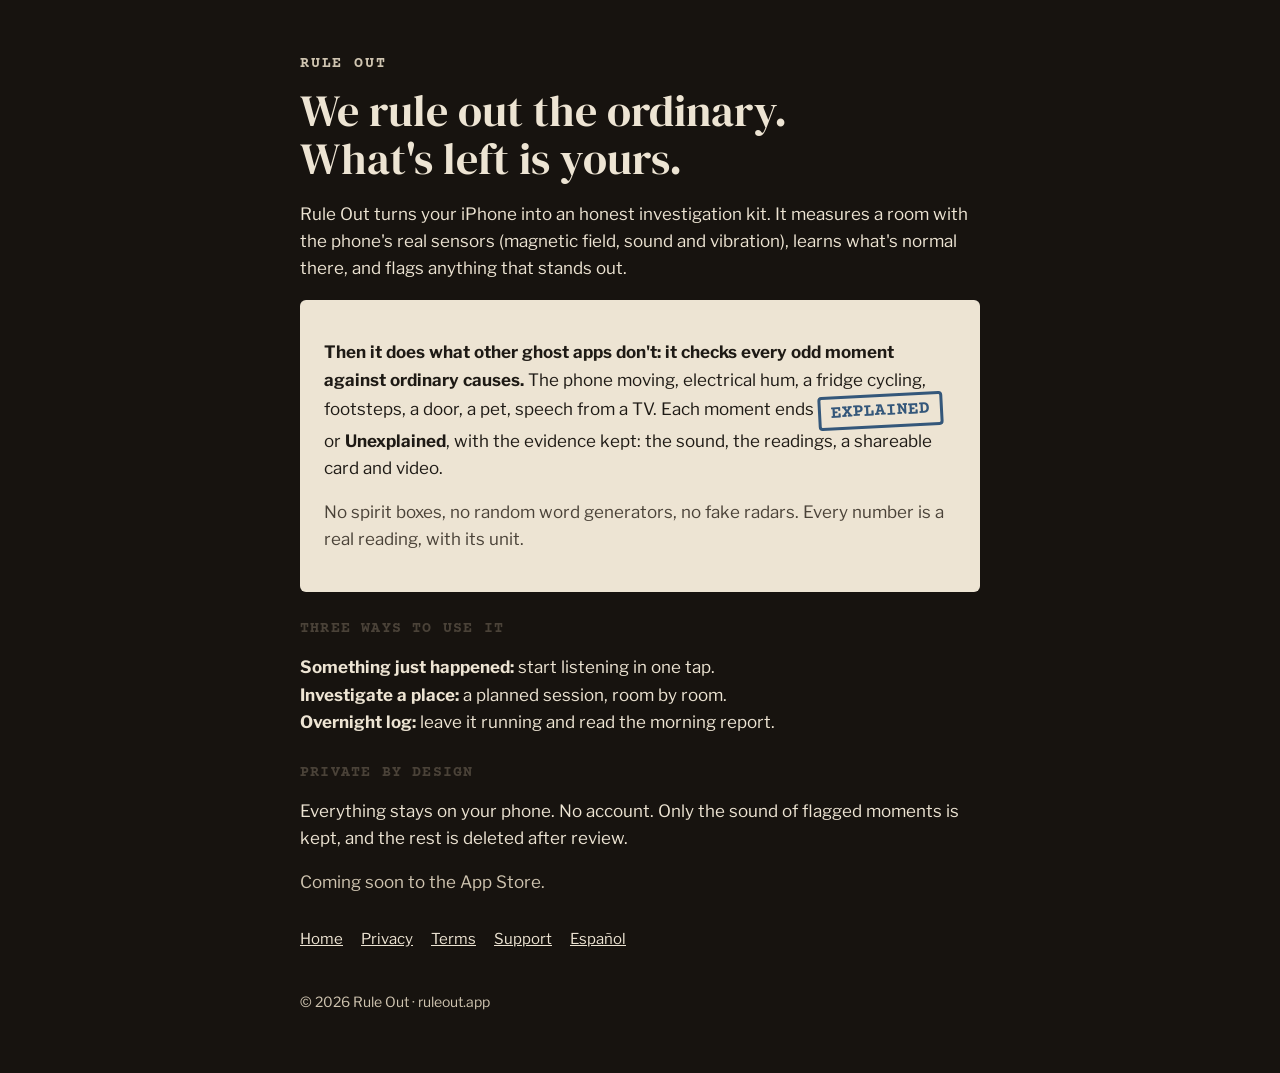
<file: index.html>
<!doctype html><html lang="en"><head><meta charset="utf-8"><meta name="viewport" content="width=device-width,initial-scale=1">
<title>Rule Out: an honest ghost hunting kit</title><link rel="icon" type="image/png" href="/favicon.png"><link rel="apple-touch-icon" href="/apple-touch-icon.png"><meta name="description" content="Rule Out measures a room with your iPhone's real sensors, checks every odd moment against ordinary causes, and keeps what's left."><meta property="og:title" content="Rule Out: an honest ghost hunting kit"><meta property="og:description" content="Rule Out measures a room with your iPhone's real sensors, checks every odd moment against ordinary causes, and keeps what's left."><meta property="og:image" content="https://ruleout.app/og-image.png"><meta property="og:image:width" content="1200"><meta property="og:image:height" content="630"><meta property="og:type" content="website"><meta name="twitter:card" content="summary_large_image"><link rel="preconnect" href="https://fonts.googleapis.com"><link href="https://fonts.googleapis.com/css2?family=Courier+Prime:wght@700&family=DM+Serif+Display&family=Libre+Franklin:wght@400;700&display=swap" rel="stylesheet"><link rel="stylesheet" href="style.css"></head>
<body><main><p class="brand">RULE OUT</p><h1>We rule out the ordinary.<br>What's left is yours.</h1>
<p>Rule Out turns your iPhone into an honest investigation kit. It measures a room with the phone's real sensors (magnetic field, sound and vibration), learns what's normal there, and flags anything that stands out.</p>
<div class="card"><p><strong>Then it does what other ghost apps don't: it checks every odd moment against ordinary causes.</strong> The phone moving, electrical hum, a fridge cycling, footsteps, a door, a pet, speech from a TV. Each moment ends <span class="stamp">EXPLAINED</span> or <strong>Unexplained</strong>, with the evidence kept: the sound, the readings, a shareable card and video.</p>
<p class="muted">No spirit boxes, no random word generators, no fake radars. Every number is a real reading, with its unit.</p></div>
<h2>THREE WAYS TO USE IT</h2><p><strong>Something just happened:</strong> start listening in one tap.<br><strong>Investigate a place:</strong> a planned session, room by room.<br><strong>Overnight log:</strong> leave it running and read the morning report.</p>
<h2>PRIVATE BY DESIGN</h2><p>Everything stays on your phone. No account. Only the sound of flagged moments is kept, and the rest is deleted after review.</p>
<p class="muted">Coming soon to the App Store.</p><nav><a href="">Home</a> <a href="privacy/">Privacy</a> <a href="terms/">Terms</a> <a href="support/">Support</a> <a href="/es/">Español</a></nav><footer>© 2026 Rule Out · ruleout.app</footer></main></body></html>
</file>
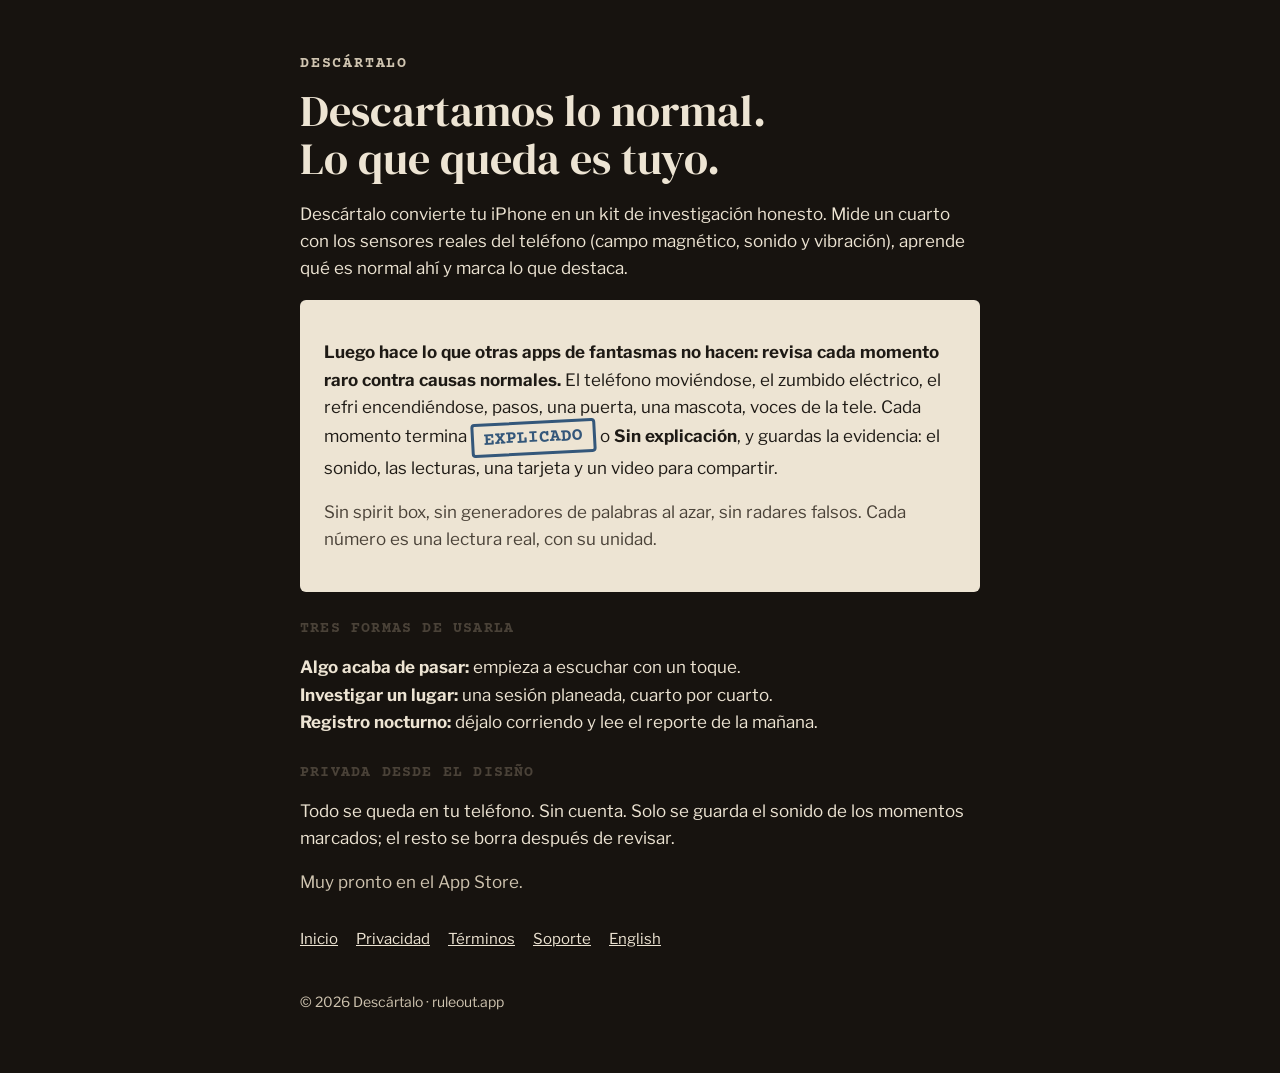
<file: es/index.html>
<!doctype html><html lang="es"><head><meta charset="utf-8"><meta name="viewport" content="width=device-width,initial-scale=1">
<title>Descártalo: un kit honesto para cazar fantasmas</title><link rel="icon" type="image/png" href="/favicon.png"><link rel="apple-touch-icon" href="/apple-touch-icon.png"><meta name="description" content="Descártalo mide un cuarto con los sensores reales de tu iPhone, revisa cada momento raro contra causas normales y guarda lo que queda."><meta property="og:title" content="Descártalo: un kit honesto para cazar fantasmas"><meta property="og:description" content="Descártalo mide un cuarto con los sensores reales de tu iPhone, revisa cada momento raro contra causas normales y guarda lo que queda."><meta property="og:image" content="https://ruleout.app/es/og-image.png"><meta property="og:image:width" content="1200"><meta property="og:image:height" content="630"><meta property="og:type" content="website"><meta name="twitter:card" content="summary_large_image"><link rel="preconnect" href="https://fonts.googleapis.com"><link href="https://fonts.googleapis.com/css2?family=Courier+Prime:wght@700&family=DM+Serif+Display&family=Libre+Franklin:wght@400;700&display=swap" rel="stylesheet"><link rel="stylesheet" href="../style.css"></head>
<body><main><p class="brand">DESCÁRTALO</p><h1>Descartamos lo normal.<br>Lo que queda es tuyo.</h1>
<p>Descártalo convierte tu iPhone en un kit de investigación honesto. Mide un cuarto con los sensores reales del teléfono (campo magnético, sonido y vibración), aprende qué es normal ahí y marca lo que destaca.</p>
<div class="card"><p><strong>Luego hace lo que otras apps de fantasmas no hacen: revisa cada momento raro contra causas normales.</strong> El teléfono moviéndose, el zumbido eléctrico, el refri encendiéndose, pasos, una puerta, una mascota, voces de la tele. Cada momento termina <span class="stamp">EXPLICADO</span> o <strong>Sin explicación</strong>, y guardas la evidencia: el sonido, las lecturas, una tarjeta y un video para compartir.</p>
<p class="muted">Sin spirit box, sin generadores de palabras al azar, sin radares falsos. Cada número es una lectura real, con su unidad.</p></div>
<h2>TRES FORMAS DE USARLA</h2><p><strong>Algo acaba de pasar:</strong> empieza a escuchar con un toque.<br><strong>Investigar un lugar:</strong> una sesión planeada, cuarto por cuarto.<br><strong>Registro nocturno:</strong> déjalo corriendo y lee el reporte de la mañana.</p>
<h2>PRIVADA DESDE EL DISEÑO</h2><p>Todo se queda en tu teléfono. Sin cuenta. Solo se guarda el sonido de los momentos marcados; el resto se borra después de revisar.</p>
<p class="muted">Muy pronto en el App Store.</p><nav><a href="../es/">Inicio</a> <a href="../es/privacy/">Privacidad</a> <a href="../es/terms/">Términos</a> <a href="../es/support/">Soporte</a> <a href="/">English</a></nav><footer>© 2026 Descártalo · ruleout.app</footer></main></body></html>
</file>
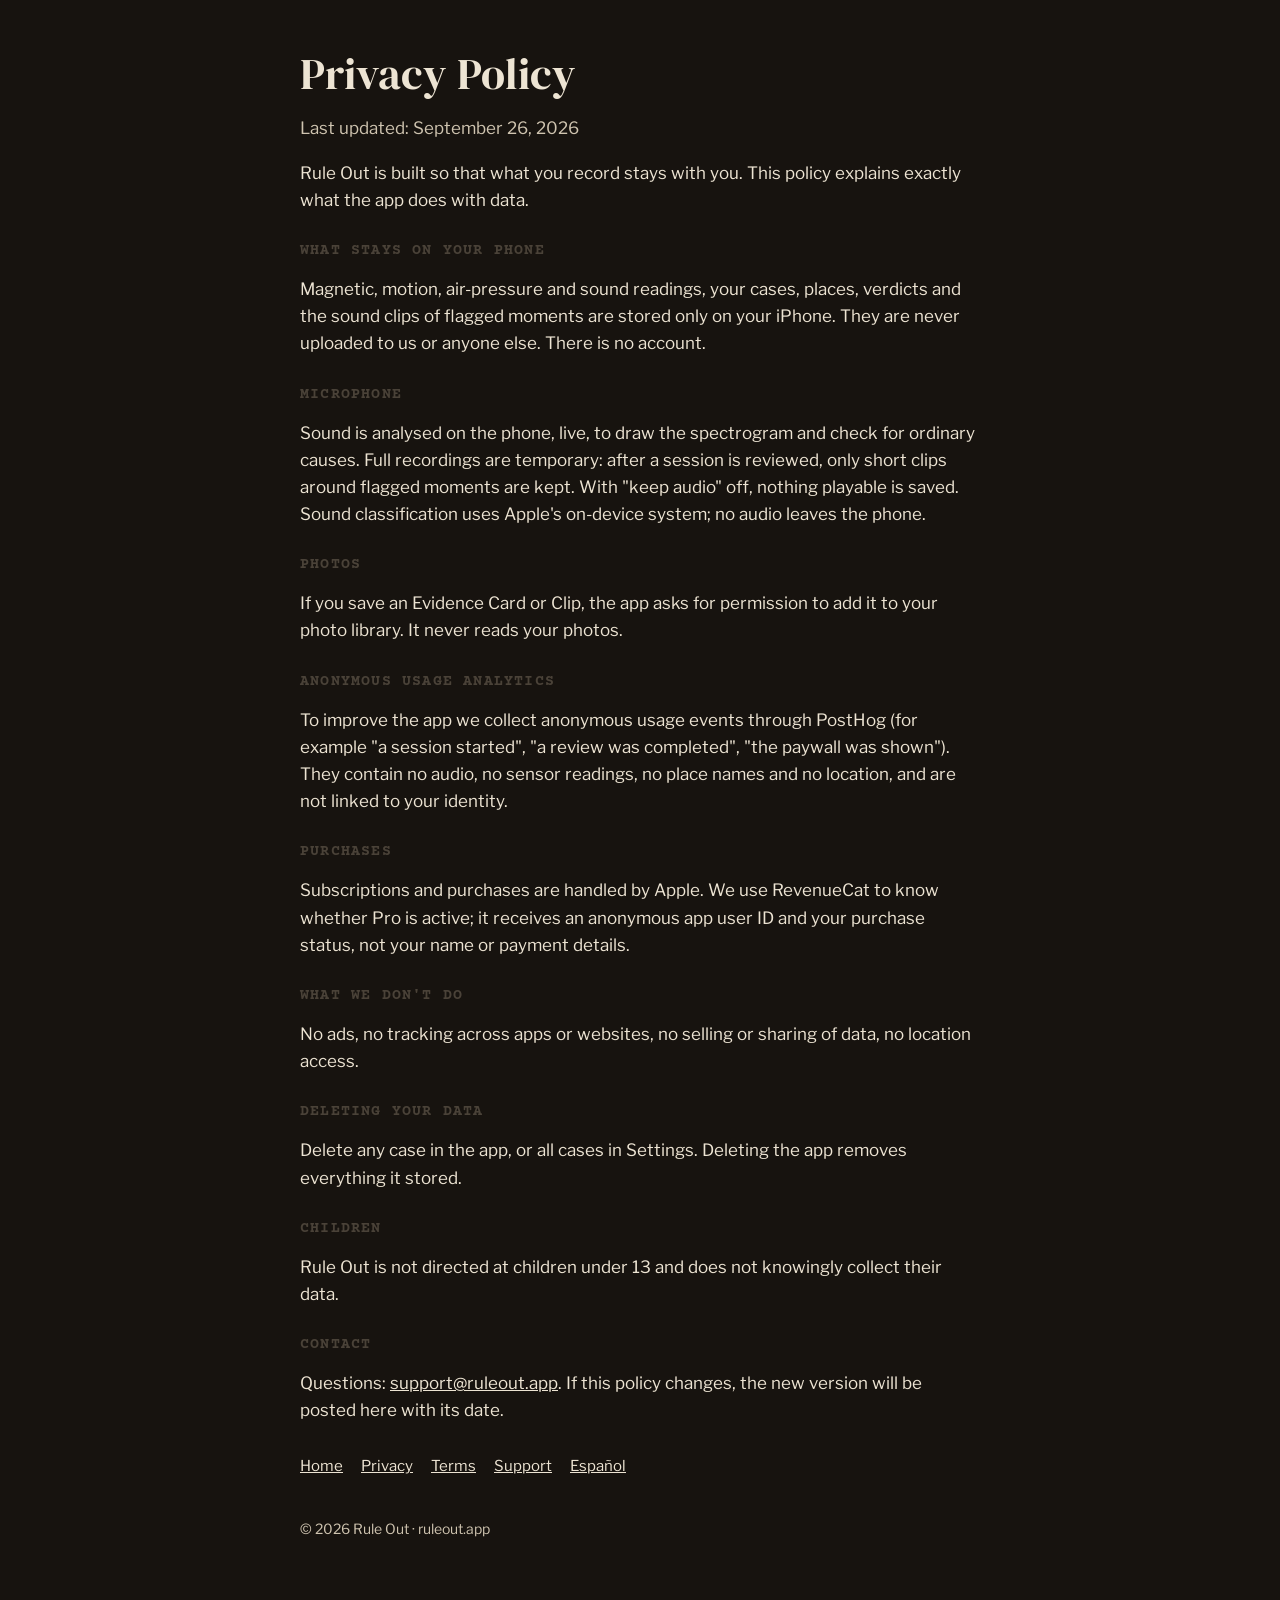
<file: privacy/index.html>
<!doctype html><html lang="en"><head><meta charset="utf-8"><meta name="viewport" content="width=device-width,initial-scale=1">
<title>Privacy Policy</title><link rel="icon" type="image/png" href="/favicon.png"><link rel="apple-touch-icon" href="/apple-touch-icon.png"><meta name="description" content="Rule Out measures a room with your iPhone's real sensors, checks every odd moment against ordinary causes, and keeps what's left."><meta property="og:title" content="Privacy Policy"><meta property="og:description" content="Rule Out measures a room with your iPhone's real sensors, checks every odd moment against ordinary causes, and keeps what's left."><meta property="og:image" content="https://ruleout.app/og-image.png"><meta property="og:image:width" content="1200"><meta property="og:image:height" content="630"><meta property="og:type" content="website"><meta name="twitter:card" content="summary_large_image"><link rel="preconnect" href="https://fonts.googleapis.com"><link href="https://fonts.googleapis.com/css2?family=Courier+Prime:wght@700&family=DM+Serif+Display&family=Libre+Franklin:wght@400;700&display=swap" rel="stylesheet"><link rel="stylesheet" href="../style.css"></head>
<body><main><h1>Privacy Policy</h1><p class="muted">Last updated: September 26, 2026</p>
<p>Rule Out is built so that what you record stays with you. This policy explains exactly what the app does with data.</p>
<h2>WHAT STAYS ON YOUR PHONE</h2><p>Magnetic, motion, air-pressure and sound readings, your cases, places, verdicts and the sound clips of flagged moments are stored only on your iPhone. They are never uploaded to us or anyone else. There is no account.</p>
<h2>MICROPHONE</h2><p>Sound is analysed on the phone, live, to draw the spectrogram and check for ordinary causes. Full recordings are temporary: after a session is reviewed, only short clips around flagged moments are kept. With "keep audio" off, nothing playable is saved. Sound classification uses Apple's on-device system; no audio leaves the phone.</p>
<h2>PHOTOS</h2><p>If you save an Evidence Card or Clip, the app asks for permission to add it to your photo library. It never reads your photos.</p>
<h2>ANONYMOUS USAGE ANALYTICS</h2><p>To improve the app we collect anonymous usage events through PostHog (for example "a session started", "a review was completed", "the paywall was shown"). They contain no audio, no sensor readings, no place names and no location, and are not linked to your identity.</p>
<h2>PURCHASES</h2><p>Subscriptions and purchases are handled by Apple. We use RevenueCat to know whether Pro is active; it receives an anonymous app user ID and your purchase status, not your name or payment details.</p>
<h2>WHAT WE DON'T DO</h2><p>No ads, no tracking across apps or websites, no selling or sharing of data, no location access.</p>
<h2>DELETING YOUR DATA</h2><p>Delete any case in the app, or all cases in Settings. Deleting the app removes everything it stored.</p>
<h2>CHILDREN</h2><p>Rule Out is not directed at children under 13 and does not knowingly collect their data.</p>
<h2>CONTACT</h2><p>Questions: <a href="mailto:support@ruleout.app">support@ruleout.app</a>. If this policy changes, the new version will be posted here with its date.</p><nav><a href="../">Home</a> <a href="../privacy/">Privacy</a> <a href="../terms/">Terms</a> <a href="../support/">Support</a> <a href="/es/">Español</a></nav><footer>© 2026 Rule Out · ruleout.app</footer></main></body></html>
</file>
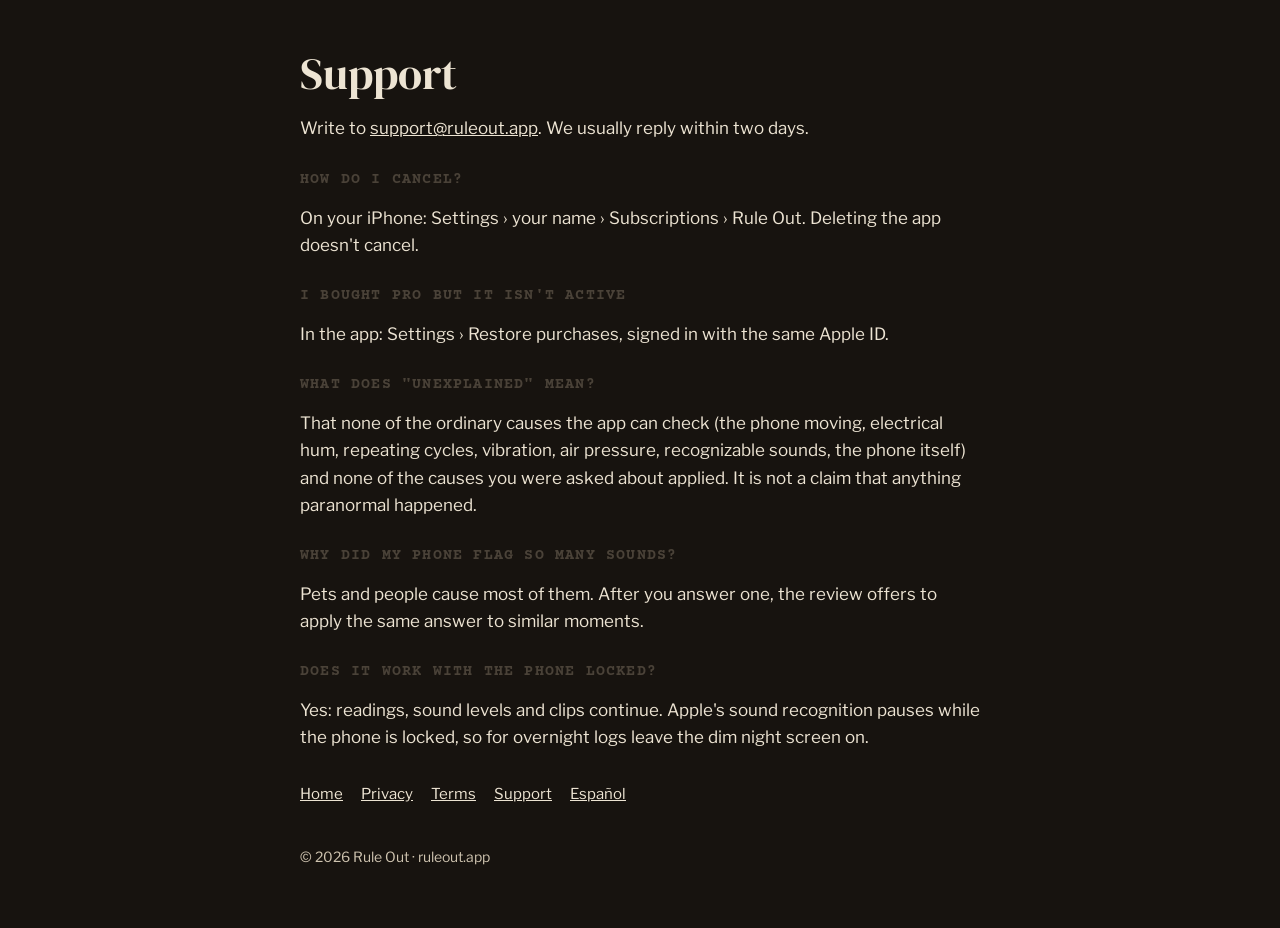
<file: support/index.html>
<!doctype html><html lang="en"><head><meta charset="utf-8"><meta name="viewport" content="width=device-width,initial-scale=1">
<title>Support</title><link rel="icon" type="image/png" href="/favicon.png"><link rel="apple-touch-icon" href="/apple-touch-icon.png"><meta name="description" content="Rule Out measures a room with your iPhone's real sensors, checks every odd moment against ordinary causes, and keeps what's left."><meta property="og:title" content="Support"><meta property="og:description" content="Rule Out measures a room with your iPhone's real sensors, checks every odd moment against ordinary causes, and keeps what's left."><meta property="og:image" content="https://ruleout.app/og-image.png"><meta property="og:image:width" content="1200"><meta property="og:image:height" content="630"><meta property="og:type" content="website"><meta name="twitter:card" content="summary_large_image"><link rel="preconnect" href="https://fonts.googleapis.com"><link href="https://fonts.googleapis.com/css2?family=Courier+Prime:wght@700&family=DM+Serif+Display&family=Libre+Franklin:wght@400;700&display=swap" rel="stylesheet"><link rel="stylesheet" href="../style.css"></head>
<body><main><h1>Support</h1><p>Write to <a href="mailto:support@ruleout.app">support@ruleout.app</a>. We usually reply within two days.</p>
<h2>HOW DO I CANCEL?</h2><p>On your iPhone: Settings › your name › Subscriptions › Rule Out. Deleting the app doesn't cancel.</p>
<h2>I BOUGHT PRO BUT IT ISN'T ACTIVE</h2><p>In the app: Settings › Restore purchases, signed in with the same Apple ID.</p>
<h2>WHAT DOES "UNEXPLAINED" MEAN?</h2><p>That none of the ordinary causes the app can check (the phone moving, electrical hum, repeating cycles, vibration, air pressure, recognizable sounds, the phone itself) and none of the causes you were asked about applied. It is not a claim that anything paranormal happened.</p>
<h2>WHY DID MY PHONE FLAG SO MANY SOUNDS?</h2><p>Pets and people cause most of them. After you answer one, the review offers to apply the same answer to similar moments.</p>
<h2>DOES IT WORK WITH THE PHONE LOCKED?</h2><p>Yes: readings, sound levels and clips continue. Apple's sound recognition pauses while the phone is locked, so for overnight logs leave the dim night screen on.</p><nav><a href="../">Home</a> <a href="../privacy/">Privacy</a> <a href="../terms/">Terms</a> <a href="../support/">Support</a> <a href="/es/">Español</a></nav><footer>© 2026 Rule Out · ruleout.app</footer></main></body></html>
</file>
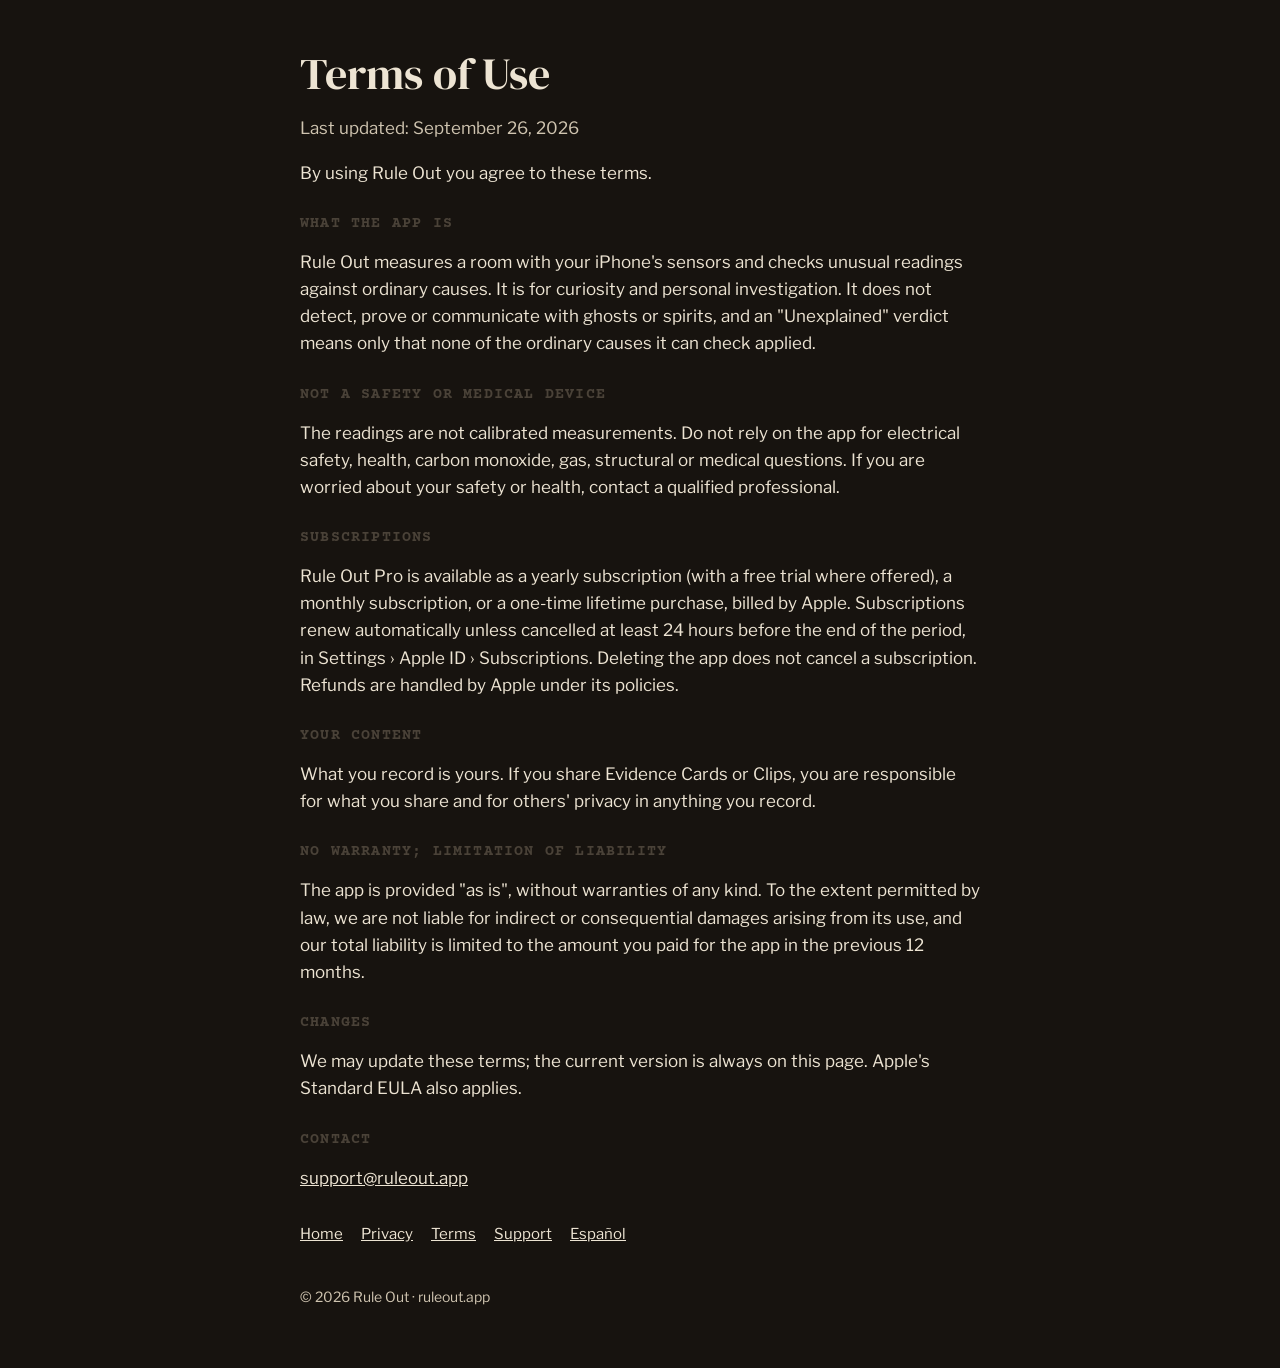
<file: terms/index.html>
<!doctype html><html lang="en"><head><meta charset="utf-8"><meta name="viewport" content="width=device-width,initial-scale=1">
<title>Terms of Use</title><link rel="icon" type="image/png" href="/favicon.png"><link rel="apple-touch-icon" href="/apple-touch-icon.png"><meta name="description" content="Rule Out measures a room with your iPhone's real sensors, checks every odd moment against ordinary causes, and keeps what's left."><meta property="og:title" content="Terms of Use"><meta property="og:description" content="Rule Out measures a room with your iPhone's real sensors, checks every odd moment against ordinary causes, and keeps what's left."><meta property="og:image" content="https://ruleout.app/og-image.png"><meta property="og:image:width" content="1200"><meta property="og:image:height" content="630"><meta property="og:type" content="website"><meta name="twitter:card" content="summary_large_image"><link rel="preconnect" href="https://fonts.googleapis.com"><link href="https://fonts.googleapis.com/css2?family=Courier+Prime:wght@700&family=DM+Serif+Display&family=Libre+Franklin:wght@400;700&display=swap" rel="stylesheet"><link rel="stylesheet" href="../style.css"></head>
<body><main><h1>Terms of Use</h1><p class="muted">Last updated: September 26, 2026</p>
<p>By using Rule Out you agree to these terms.</p>
<h2>WHAT THE APP IS</h2><p>Rule Out measures a room with your iPhone's sensors and checks unusual readings against ordinary causes. It is for curiosity and personal investigation. It does not detect, prove or communicate with ghosts or spirits, and an "Unexplained" verdict means only that none of the ordinary causes it can check applied.</p>
<h2>NOT A SAFETY OR MEDICAL DEVICE</h2><p>The readings are not calibrated measurements. Do not rely on the app for electrical safety, health, carbon monoxide, gas, structural or medical questions. If you are worried about your safety or health, contact a qualified professional.</p>
<h2>SUBSCRIPTIONS</h2><p>Rule Out Pro is available as a yearly subscription (with a free trial where offered), a monthly subscription, or a one-time lifetime purchase, billed by Apple. Subscriptions renew automatically unless cancelled at least 24 hours before the end of the period, in Settings › Apple ID › Subscriptions. Deleting the app does not cancel a subscription. Refunds are handled by Apple under its policies.</p>
<h2>YOUR CONTENT</h2><p>What you record is yours. If you share Evidence Cards or Clips, you are responsible for what you share and for others' privacy in anything you record.</p>
<h2>NO WARRANTY; LIMITATION OF LIABILITY</h2><p>The app is provided "as is", without warranties of any kind. To the extent permitted by law, we are not liable for indirect or consequential damages arising from its use, and our total liability is limited to the amount you paid for the app in the previous 12 months.</p>
<h2>CHANGES</h2><p>We may update these terms; the current version is always on this page. Apple's Standard EULA also applies.</p>
<h2>CONTACT</h2><p><a href="mailto:support@ruleout.app">support@ruleout.app</a></p><nav><a href="../">Home</a> <a href="../privacy/">Privacy</a> <a href="../terms/">Terms</a> <a href="../support/">Support</a> <a href="/es/">Español</a></nav><footer>© 2026 Rule Out · ruleout.app</footer></main></body></html>
</file>
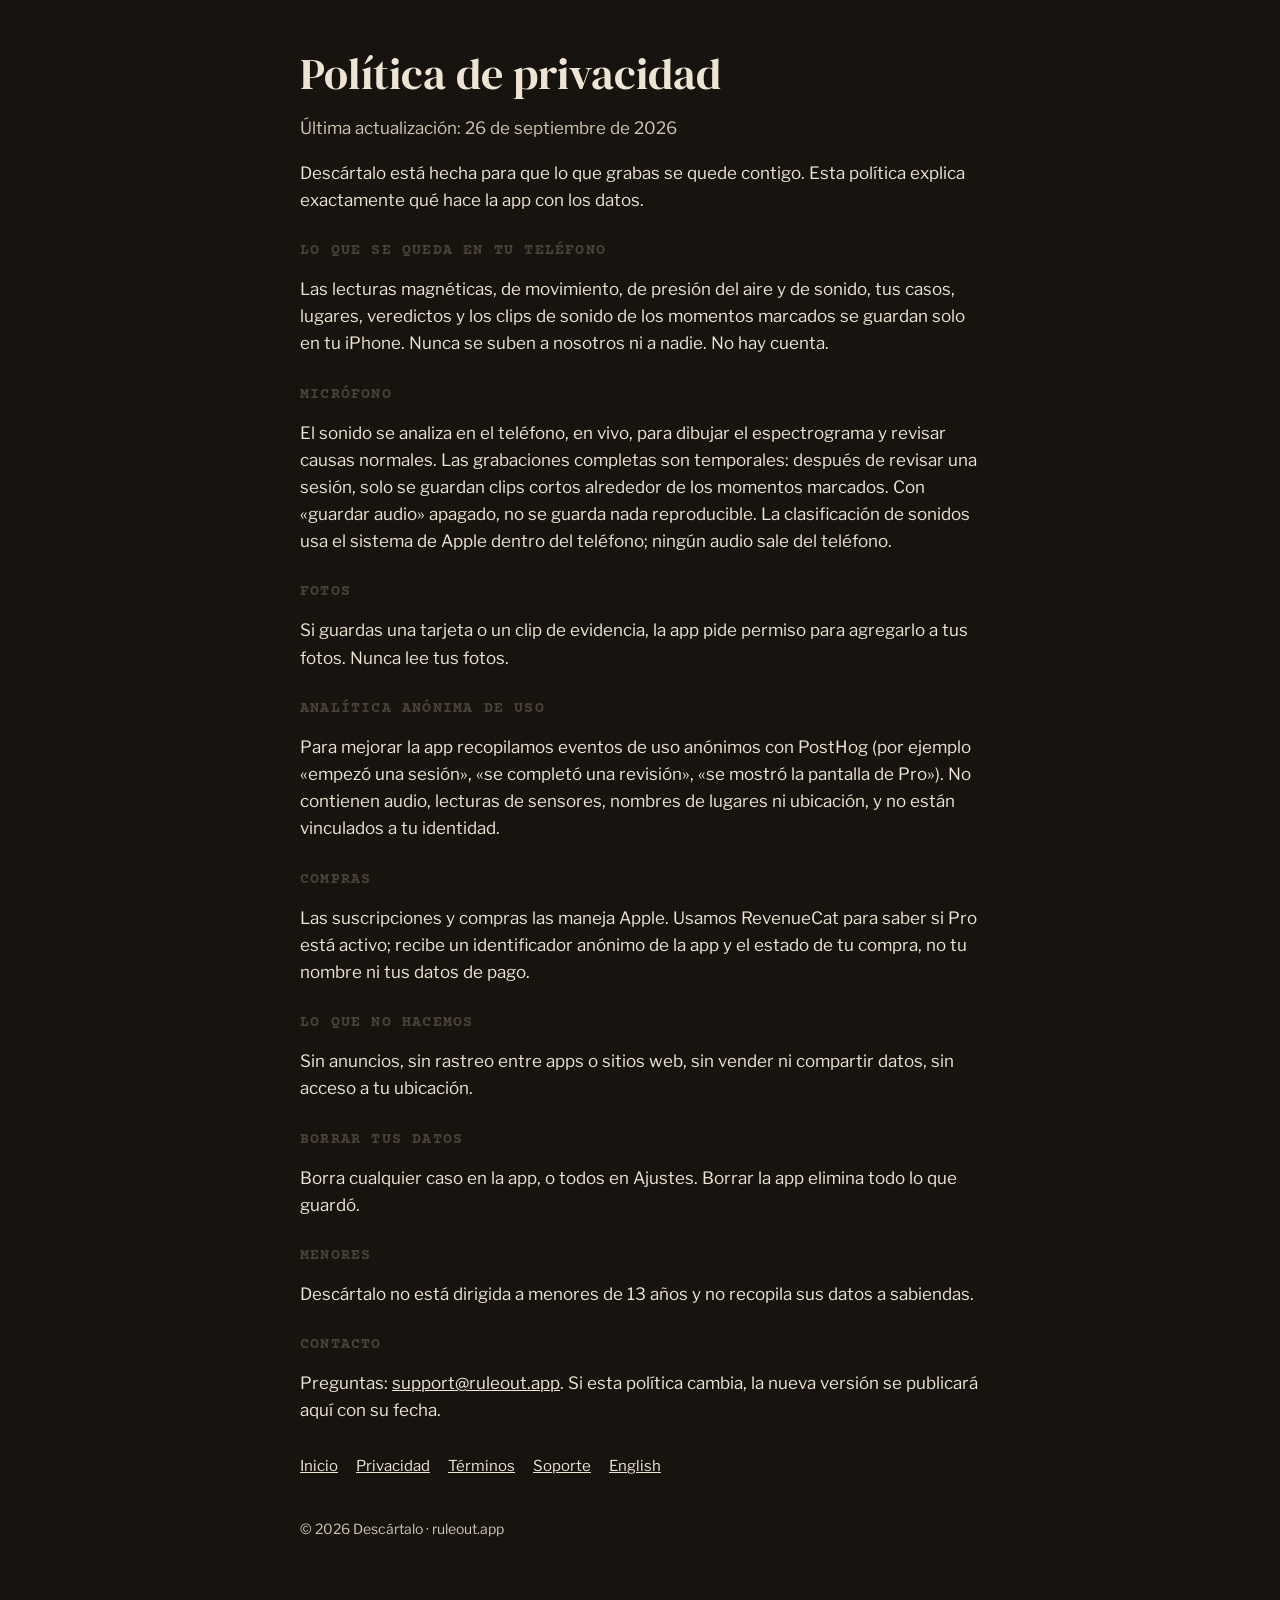
<file: es/privacy/index.html>
<!doctype html><html lang="es"><head><meta charset="utf-8"><meta name="viewport" content="width=device-width,initial-scale=1">
<title>Política de privacidad</title><link rel="icon" type="image/png" href="/favicon.png"><link rel="apple-touch-icon" href="/apple-touch-icon.png"><meta name="description" content="Descártalo mide un cuarto con los sensores reales de tu iPhone, revisa cada momento raro contra causas normales y guarda lo que queda."><meta property="og:title" content="Política de privacidad"><meta property="og:description" content="Descártalo mide un cuarto con los sensores reales de tu iPhone, revisa cada momento raro contra causas normales y guarda lo que queda."><meta property="og:image" content="https://ruleout.app/es/og-image.png"><meta property="og:image:width" content="1200"><meta property="og:image:height" content="630"><meta property="og:type" content="website"><meta name="twitter:card" content="summary_large_image"><link rel="preconnect" href="https://fonts.googleapis.com"><link href="https://fonts.googleapis.com/css2?family=Courier+Prime:wght@700&family=DM+Serif+Display&family=Libre+Franklin:wght@400;700&display=swap" rel="stylesheet"><link rel="stylesheet" href="../../style.css"></head>
<body><main><h1>Política de privacidad</h1><p class="muted">Última actualización: 26 de septiembre de 2026</p>
<p>Descártalo está hecha para que lo que grabas se quede contigo. Esta política explica exactamente qué hace la app con los datos.</p>
<h2>LO QUE SE QUEDA EN TU TELÉFONO</h2><p>Las lecturas magnéticas, de movimiento, de presión del aire y de sonido, tus casos, lugares, veredictos y los clips de sonido de los momentos marcados se guardan solo en tu iPhone. Nunca se suben a nosotros ni a nadie. No hay cuenta.</p>
<h2>MICRÓFONO</h2><p>El sonido se analiza en el teléfono, en vivo, para dibujar el espectrograma y revisar causas normales. Las grabaciones completas son temporales: después de revisar una sesión, solo se guardan clips cortos alrededor de los momentos marcados. Con «guardar audio» apagado, no se guarda nada reproducible. La clasificación de sonidos usa el sistema de Apple dentro del teléfono; ningún audio sale del teléfono.</p>
<h2>FOTOS</h2><p>Si guardas una tarjeta o un clip de evidencia, la app pide permiso para agregarlo a tus fotos. Nunca lee tus fotos.</p>
<h2>ANALÍTICA ANÓNIMA DE USO</h2><p>Para mejorar la app recopilamos eventos de uso anónimos con PostHog (por ejemplo «empezó una sesión», «se completó una revisión», «se mostró la pantalla de Pro»). No contienen audio, lecturas de sensores, nombres de lugares ni ubicación, y no están vinculados a tu identidad.</p>
<h2>COMPRAS</h2><p>Las suscripciones y compras las maneja Apple. Usamos RevenueCat para saber si Pro está activo; recibe un identificador anónimo de la app y el estado de tu compra, no tu nombre ni tus datos de pago.</p>
<h2>LO QUE NO HACEMOS</h2><p>Sin anuncios, sin rastreo entre apps o sitios web, sin vender ni compartir datos, sin acceso a tu ubicación.</p>
<h2>BORRAR TUS DATOS</h2><p>Borra cualquier caso en la app, o todos en Ajustes. Borrar la app elimina todo lo que guardó.</p>
<h2>MENORES</h2><p>Descártalo no está dirigida a menores de 13 años y no recopila sus datos a sabiendas.</p>
<h2>CONTACTO</h2><p>Preguntas: <a href="mailto:support@ruleout.app">support@ruleout.app</a>. Si esta política cambia, la nueva versión se publicará aquí con su fecha.</p><nav><a href="../../es/">Inicio</a> <a href="../../es/privacy/">Privacidad</a> <a href="../../es/terms/">Términos</a> <a href="../../es/support/">Soporte</a> <a href="/">English</a></nav><footer>© 2026 Descártalo · ruleout.app</footer></main></body></html>
</file>
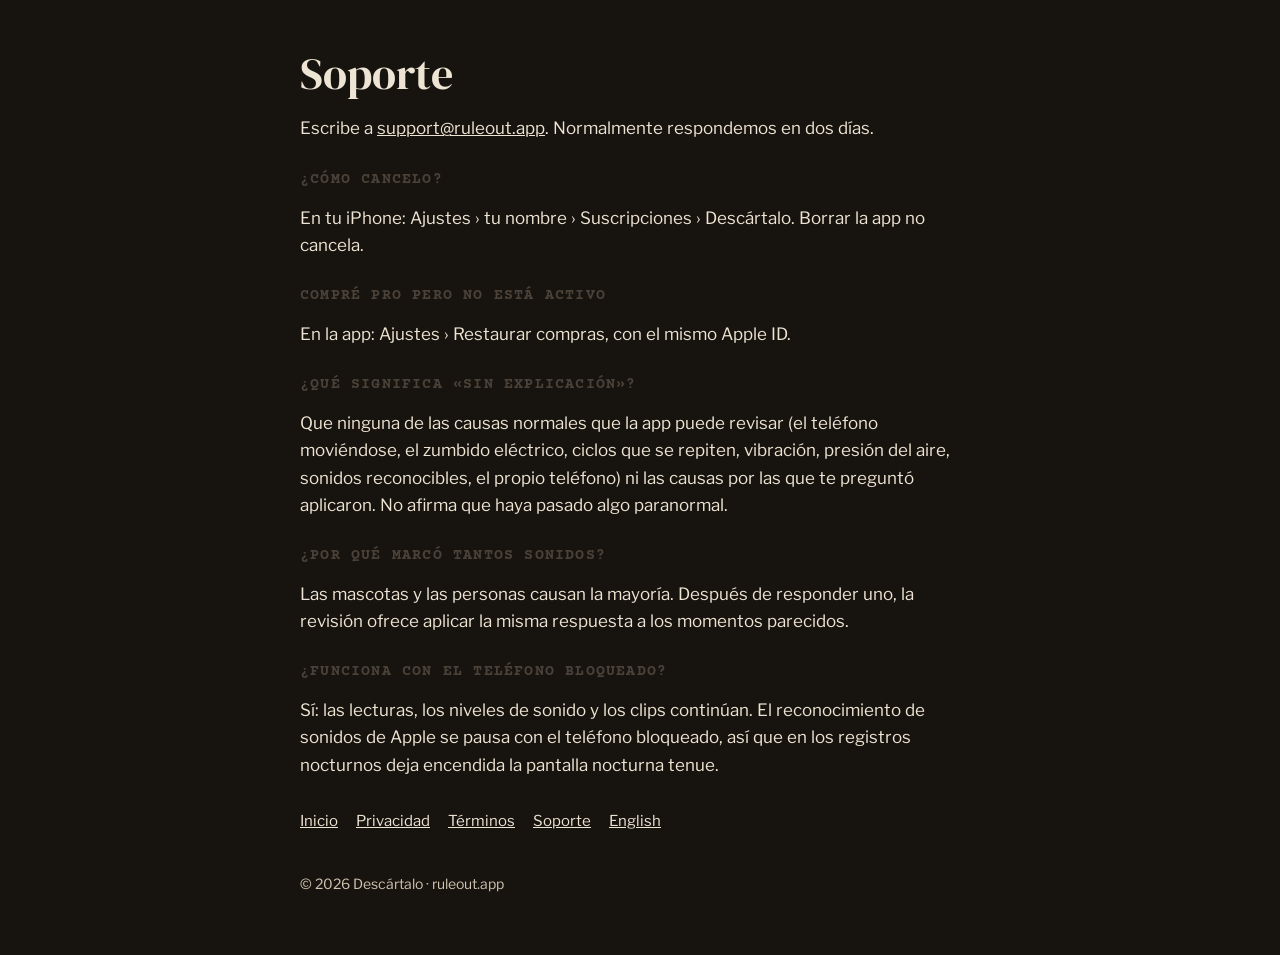
<file: es/support/index.html>
<!doctype html><html lang="es"><head><meta charset="utf-8"><meta name="viewport" content="width=device-width,initial-scale=1">
<title>Soporte</title><link rel="icon" type="image/png" href="/favicon.png"><link rel="apple-touch-icon" href="/apple-touch-icon.png"><meta name="description" content="Descártalo mide un cuarto con los sensores reales de tu iPhone, revisa cada momento raro contra causas normales y guarda lo que queda."><meta property="og:title" content="Soporte"><meta property="og:description" content="Descártalo mide un cuarto con los sensores reales de tu iPhone, revisa cada momento raro contra causas normales y guarda lo que queda."><meta property="og:image" content="https://ruleout.app/es/og-image.png"><meta property="og:image:width" content="1200"><meta property="og:image:height" content="630"><meta property="og:type" content="website"><meta name="twitter:card" content="summary_large_image"><link rel="preconnect" href="https://fonts.googleapis.com"><link href="https://fonts.googleapis.com/css2?family=Courier+Prime:wght@700&family=DM+Serif+Display&family=Libre+Franklin:wght@400;700&display=swap" rel="stylesheet"><link rel="stylesheet" href="../../style.css"></head>
<body><main><h1>Soporte</h1><p>Escribe a <a href="mailto:support@ruleout.app">support@ruleout.app</a>. Normalmente respondemos en dos días.</p>
<h2>¿CÓMO CANCELO?</h2><p>En tu iPhone: Ajustes › tu nombre › Suscripciones › Descártalo. Borrar la app no cancela.</p>
<h2>COMPRÉ PRO PERO NO ESTÁ ACTIVO</h2><p>En la app: Ajustes › Restaurar compras, con el mismo Apple ID.</p>
<h2>¿QUÉ SIGNIFICA «SIN EXPLICACIÓN»?</h2><p>Que ninguna de las causas normales que la app puede revisar (el teléfono moviéndose, el zumbido eléctrico, ciclos que se repiten, vibración, presión del aire, sonidos reconocibles, el propio teléfono) ni las causas por las que te preguntó aplicaron. No afirma que haya pasado algo paranormal.</p>
<h2>¿POR QUÉ MARCÓ TANTOS SONIDOS?</h2><p>Las mascotas y las personas causan la mayoría. Después de responder uno, la revisión ofrece aplicar la misma respuesta a los momentos parecidos.</p>
<h2>¿FUNCIONA CON EL TELÉFONO BLOQUEADO?</h2><p>Sí: las lecturas, los niveles de sonido y los clips continúan. El reconocimiento de sonidos de Apple se pausa con el teléfono bloqueado, así que en los registros nocturnos deja encendida la pantalla nocturna tenue.</p><nav><a href="../../es/">Inicio</a> <a href="../../es/privacy/">Privacidad</a> <a href="../../es/terms/">Términos</a> <a href="../../es/support/">Soporte</a> <a href="/">English</a></nav><footer>© 2026 Descártalo · ruleout.app</footer></main></body></html>
</file>
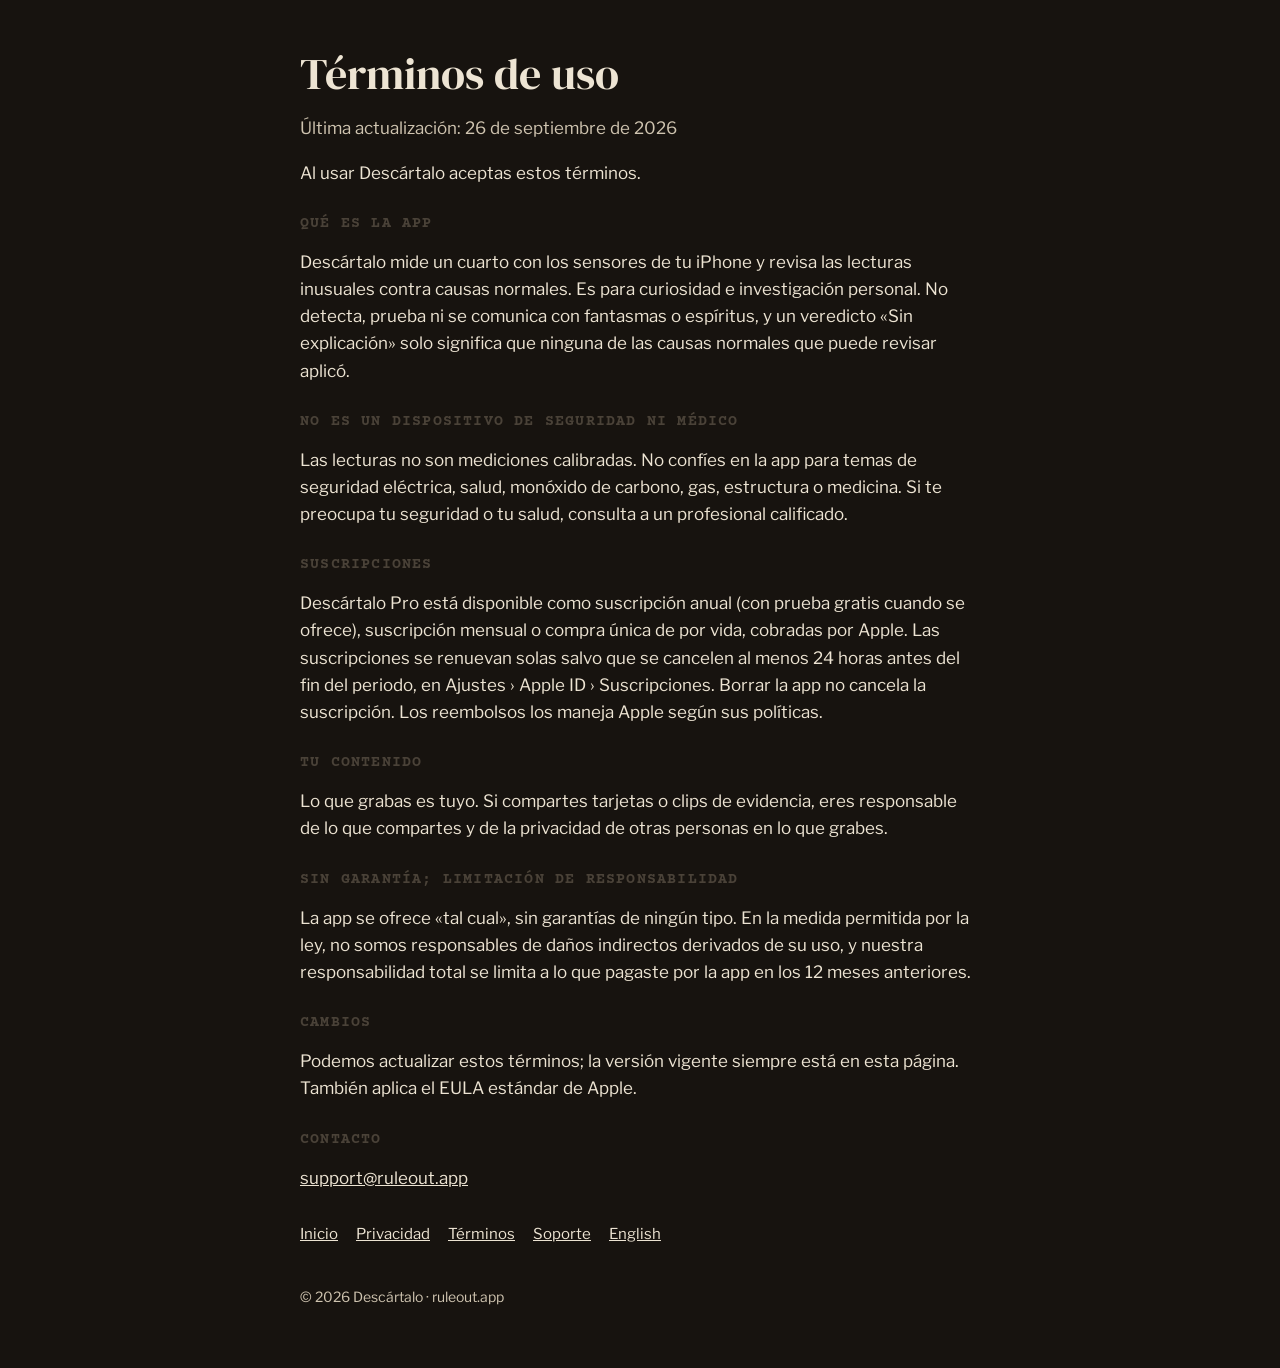
<file: es/terms/index.html>
<!doctype html><html lang="es"><head><meta charset="utf-8"><meta name="viewport" content="width=device-width,initial-scale=1">
<title>Términos de uso</title><link rel="icon" type="image/png" href="/favicon.png"><link rel="apple-touch-icon" href="/apple-touch-icon.png"><meta name="description" content="Descártalo mide un cuarto con los sensores reales de tu iPhone, revisa cada momento raro contra causas normales y guarda lo que queda."><meta property="og:title" content="Términos de uso"><meta property="og:description" content="Descártalo mide un cuarto con los sensores reales de tu iPhone, revisa cada momento raro contra causas normales y guarda lo que queda."><meta property="og:image" content="https://ruleout.app/es/og-image.png"><meta property="og:image:width" content="1200"><meta property="og:image:height" content="630"><meta property="og:type" content="website"><meta name="twitter:card" content="summary_large_image"><link rel="preconnect" href="https://fonts.googleapis.com"><link href="https://fonts.googleapis.com/css2?family=Courier+Prime:wght@700&family=DM+Serif+Display&family=Libre+Franklin:wght@400;700&display=swap" rel="stylesheet"><link rel="stylesheet" href="../../style.css"></head>
<body><main><h1>Términos de uso</h1><p class="muted">Última actualización: 26 de septiembre de 2026</p>
<p>Al usar Descártalo aceptas estos términos.</p>
<h2>QUÉ ES LA APP</h2><p>Descártalo mide un cuarto con los sensores de tu iPhone y revisa las lecturas inusuales contra causas normales. Es para curiosidad e investigación personal. No detecta, prueba ni se comunica con fantasmas o espíritus, y un veredicto «Sin explicación» solo significa que ninguna de las causas normales que puede revisar aplicó.</p>
<h2>NO ES UN DISPOSITIVO DE SEGURIDAD NI MÉDICO</h2><p>Las lecturas no son mediciones calibradas. No confíes en la app para temas de seguridad eléctrica, salud, monóxido de carbono, gas, estructura o medicina. Si te preocupa tu seguridad o tu salud, consulta a un profesional calificado.</p>
<h2>SUSCRIPCIONES</h2><p>Descártalo Pro está disponible como suscripción anual (con prueba gratis cuando se ofrece), suscripción mensual o compra única de por vida, cobradas por Apple. Las suscripciones se renuevan solas salvo que se cancelen al menos 24 horas antes del fin del periodo, en Ajustes › Apple ID › Suscripciones. Borrar la app no cancela la suscripción. Los reembolsos los maneja Apple según sus políticas.</p>
<h2>TU CONTENIDO</h2><p>Lo que grabas es tuyo. Si compartes tarjetas o clips de evidencia, eres responsable de lo que compartes y de la privacidad de otras personas en lo que grabes.</p>
<h2>SIN GARANTÍA; LIMITACIÓN DE RESPONSABILIDAD</h2><p>La app se ofrece «tal cual», sin garantías de ningún tipo. En la medida permitida por la ley, no somos responsables de daños indirectos derivados de su uso, y nuestra responsabilidad total se limita a lo que pagaste por la app en los 12 meses anteriores.</p>
<h2>CAMBIOS</h2><p>Podemos actualizar estos términos; la versión vigente siempre está en esta página. También aplica el EULA estándar de Apple.</p>
<h2>CONTACTO</h2><p><a href="mailto:support@ruleout.app">support@ruleout.app</a></p><nav><a href="../../es/">Inicio</a> <a href="../../es/privacy/">Privacidad</a> <a href="../../es/terms/">Términos</a> <a href="../../es/support/">Soporte</a> <a href="/">English</a></nav><footer>© 2026 Descártalo · ruleout.app</footer></main></body></html>
</file>
<file: style.css>
:root{--ink:#17130F;--paper:#EDE4D3;--pt:#1E1A15;--pm:#4A4238;--tm:#CFC4B0}
*{box-sizing:border-box}body{margin:0;background:var(--ink);color:var(--paper);font:17px/1.6 'Libre Franklin',system-ui,sans-serif}
main{max-width:720px;margin:0 auto;padding:40px 20px 60px}
.brand{font:700 15px 'Courier Prime',monospace;letter-spacing:.12em;color:var(--tm)}
h1{font:400 44px/1.1 'DM Serif Display',serif;margin:10px 0 16px}
h2{font:700 15px 'Courier Prime',monospace;letter-spacing:.08em;color:var(--pm);margin:28px 0 8px}
.card{background:var(--paper);color:var(--pt);border-radius:6px;padding:22px 24px;margin:18px 0}
.card p,.card li{color:var(--pt)} a{color:inherit} .muted{color:var(--tm)} .card .muted{color:var(--pm)}
nav{display:flex;gap:18px;flex-wrap:wrap;margin-top:30px;font-size:15px} footer{margin-top:40px;font-size:14px;color:var(--tm)}
.stamp{display:inline-block;border:3px solid #34577A;color:#34577A;font:700 18px 'Courier Prime',monospace;padding:4px 10px;transform:rotate(-3deg);border-radius:4px}
</file>
